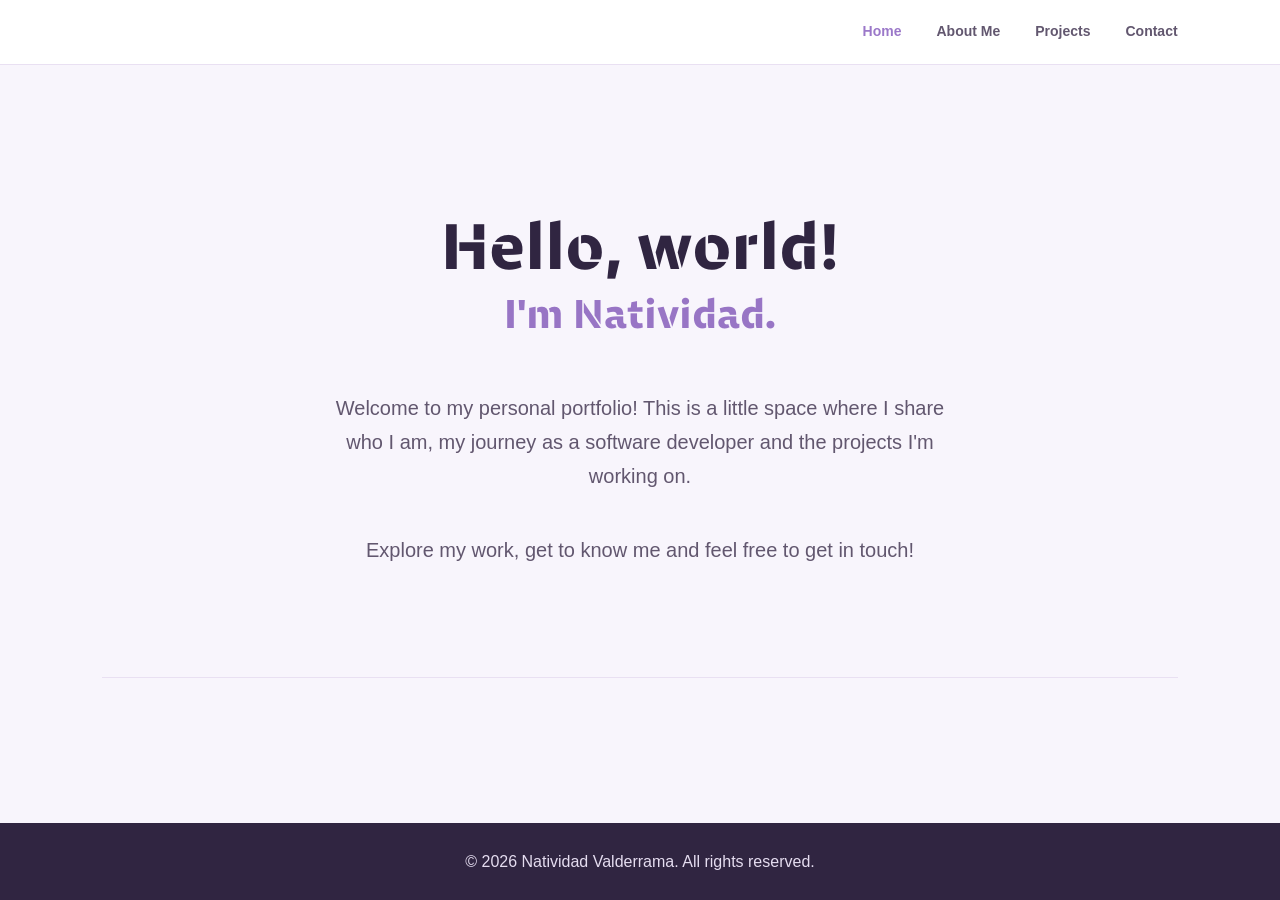
<file: index.html>
<!DOCTYPE html>
<html lang="en">

<head>
    <meta charset="UTF-8">
    <meta name="viewport" content="width=device-width, initial-scale=1.0">

    <title>Natividad | Software Developer</title>

    <link rel="stylesheet" href="styles.css">
</head>

<body>

    <!-- HEADER: navigation menu -->
    <header>

        <nav>
            <a href="index.html" id="actual">Home</a>
            <a href="about.html">About Me</a>
            <a href="projects.html">Projects</a>
            <a href="contact.html">Contact</a>
        </nav>

    </header>

    <!-- MAIN: main content -->
    <main>

         <!-- HOME SECTION -->
            <section id="home">

                <h1>Hello, world!</h1>

                <h2>I'm Natividad.</h2>

                <p>
                    Welcome to my personal portfolio!
                    This is a little space where I share who I am,
                    my journey as a software developer and the
                    projects I'm working on.
                </p>

                <p>
                    Explore my work, get to know me and feel free
                    to get in touch!
                </p>

            </section>

         
                   

    </main>

    <!-- FOOTER -->
    <footer>
        <p>
            © 2026 Natividad Valderrama.
            All rights reserved.
        </p>
    </footer>

</body>
</html>
</file>
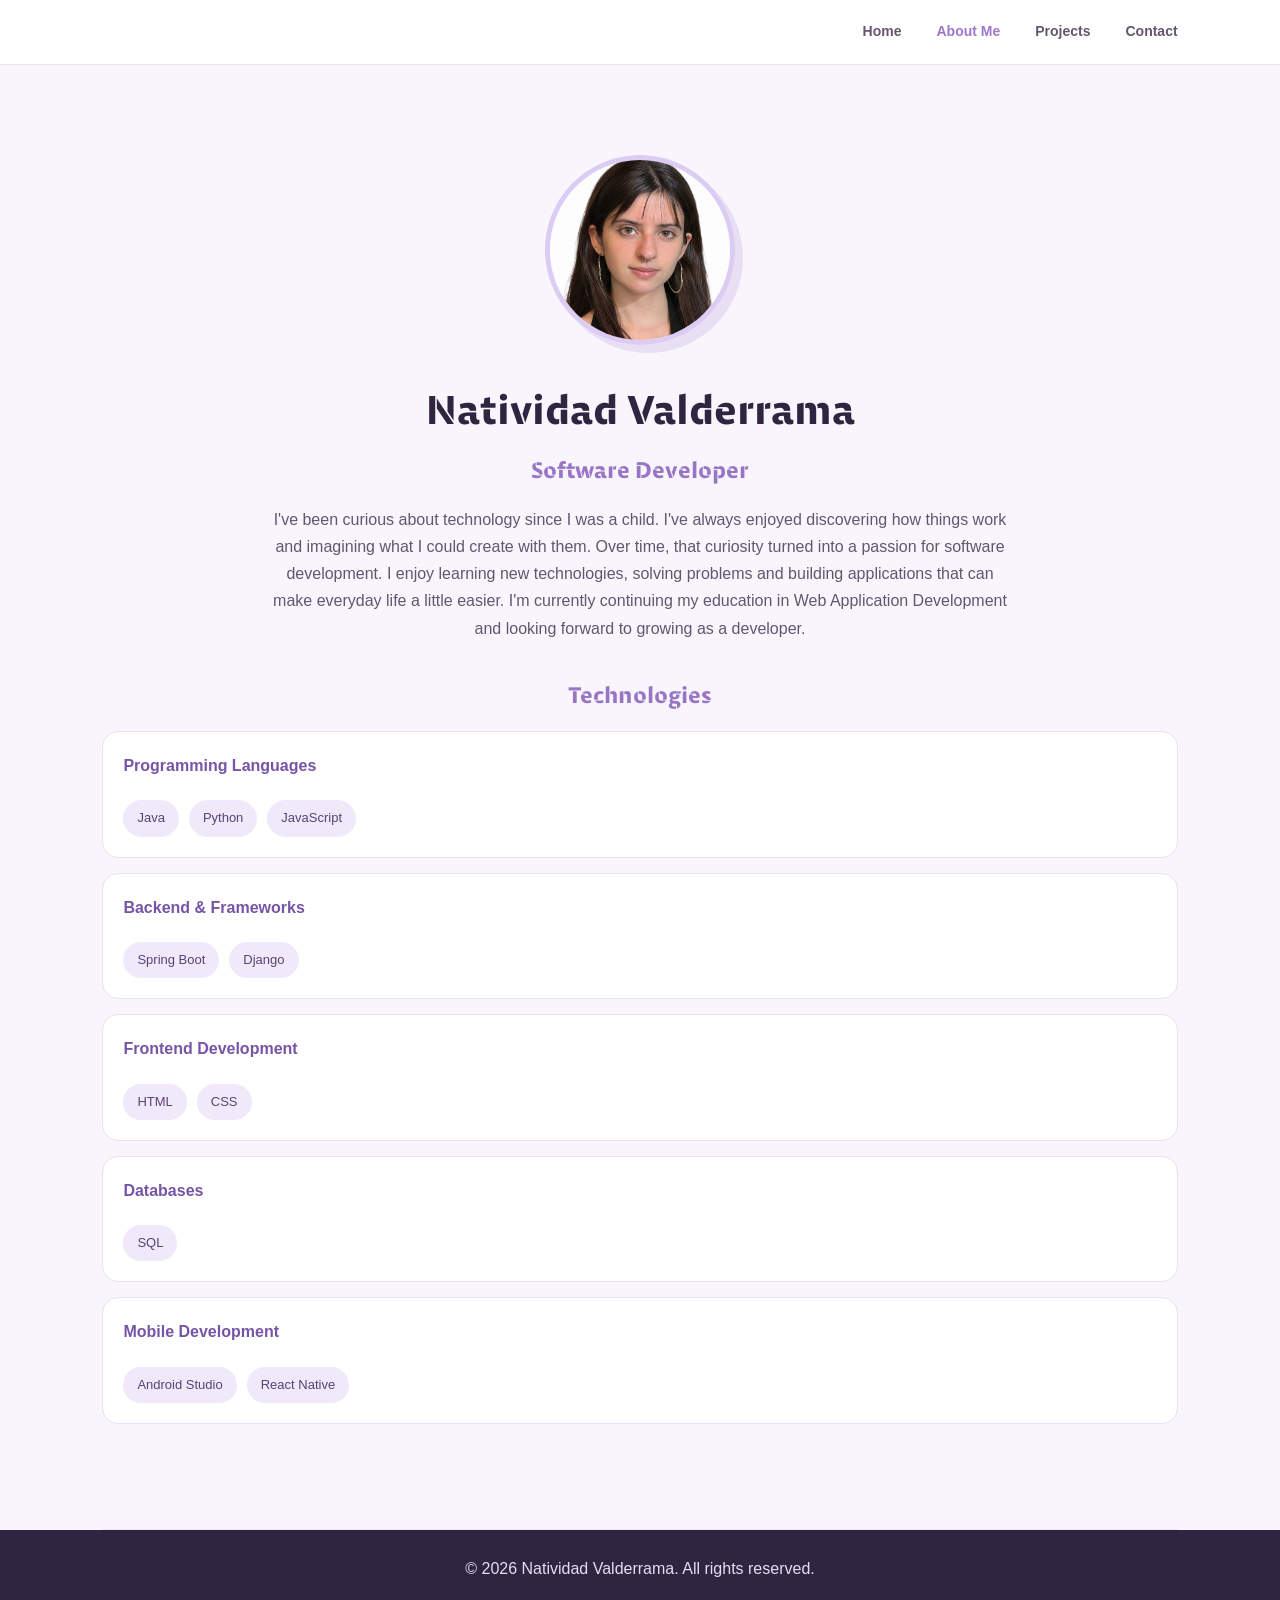
<file: about.html>
<!DOCTYPE html>
<html lang="en">

<head>
    <meta charset="UTF-8">
    <meta name="viewport" content="width=device-width, initial-scale=1.0">

    <title>Natividad | Software Developer</title>

    <link rel="stylesheet" href="styles.css">
</head>

<body>

    <!-- HEADER: navigation menu -->
    <header>

        <nav>
            <a href="index.html">Home</a>
            <a href="about.html" id="actual">About Me</a>
            <a href="projects.html">Projects</a>
            <a href="contact.html">Contact</a>
        </nav>

    </header>

    <!-- MAIN: main content -->
    <main>



            <!-- ABOUT ME SECTION -->
                <section id="about">

                    <img
                        src="images/image_original.png"
                        alt="Portrait of Natividad"
                    >

                    <h2>Natividad Valderrama</h2>

                    <h3>Software Developer</h3>

                    <p>
                        I've been curious about technology since I was a child.
                        I've always enjoyed discovering how things work and
                        imagining what I could create with them.

                        Over time, that curiosity turned into a passion
                        for software development.

                        I enjoy learning new technologies, solving problems
                        and building applications that can make everyday life
                        a little easier.

                        I'm currently continuing my education in Web
                        Application Development and looking forward to
                        growing as a developer.
                    </p>

                    <h3>Technologies</h3>

                    <!-- Programming languages -->
                    <div class="technology-category">

                        <h4>Programming Languages</h4>

                        <ul>
                            <li>Java</li>
                            <li>Python</li>
                            <li>JavaScript</li>
                        </ul>

                    </div>

                    <!-- Backend -->
                    <div class="technology-category">

                        <h4>Backend & Frameworks</h4>

                        <ul>
                            <li>Spring Boot</li>
                            <li>Django</li>
                        </ul>

                    </div>

                    <!-- Frontend -->
                    <div class="technology-category">

                        <h4>Frontend Development</h4>

                        <ul>
                            <li>HTML</li>
                            <li>CSS</li>
                        </ul>

                    </div>

                    <!-- Databases -->
                    <div class="technology-category">

                        <h4>Databases</h4>

                        <ul>
                            <li>SQL</li>
                        </ul>

                    </div>

                    <!-- Mobile -->
                    <div class="technology-category">

                        <h4>Mobile Development</h4>

                        <ul>
                            <li>Android Studio</li>
                            <li>React Native</li>
                        </ul>

                    </div>

                </section>



        

    </main>

    <!-- FOOTER -->
    <footer>
        <p>
            © 2026 Natividad Valderrama.
            All rights reserved.
        </p>
    </footer>

</body>
</html>
</file>
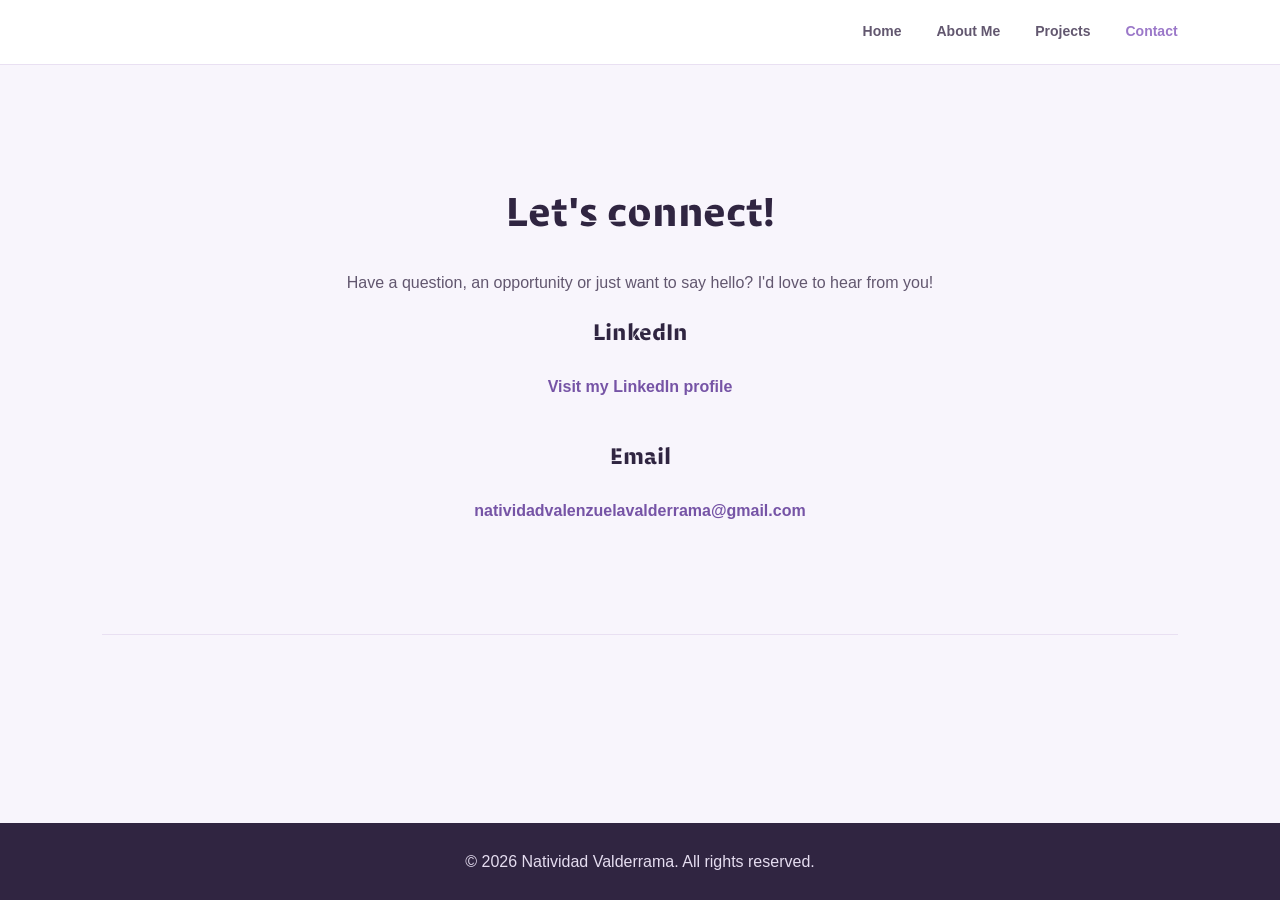
<file: contact.html>
<!DOCTYPE html>
<html lang="en">

<head>
    <meta charset="UTF-8">
    <meta name="viewport" content="width=device-width, initial-scale=1.0">

    <title>Natividad | Software Developer</title>

    <link rel="stylesheet" href="styles.css">
</head>

<body>

    <!-- HEADER: navigation menu -->
    <header>

        <nav>
            <a href="index.html">Home</a>
            <a href="about.html">About Me</a>
            <a href="projects.html">Projects</a>
            <a href="contact.html" id="actual">Contact</a>
        </nav>

    </header>

    <!-- MAIN: main content -->
    <main>




        <!-- CONTACT SECTION -->
                <section id="contact">

                    <h2>Let's connect!</h2>

                    <p>
                        Have a question, an opportunity or just want
                        to say hello? I'd love to hear from you!
                    </p>

                    <h3>LinkedIn</h3>

                    <a
                        href="https://www.linkedin.com/in/natividad-valenzuela-valderrama-developer/"
                        target="_blank"
                        rel="noopener noreferrer"
                    >
                        Visit my LinkedIn profile
                    </a>

                    <h3>Email</h3>

                    <a href="mailto:natividadvalenzuelavalderrama@gmail.com">
                        natividadvalenzuelavalderrama@gmail.com
                    </a>

                </section>

    </main>

    <!-- FOOTER -->
    <footer>
        <p>
            © 2026 Natividad Valderrama.
            All rights reserved.
        </p>
    </footer>

</body>
</html>
</file>
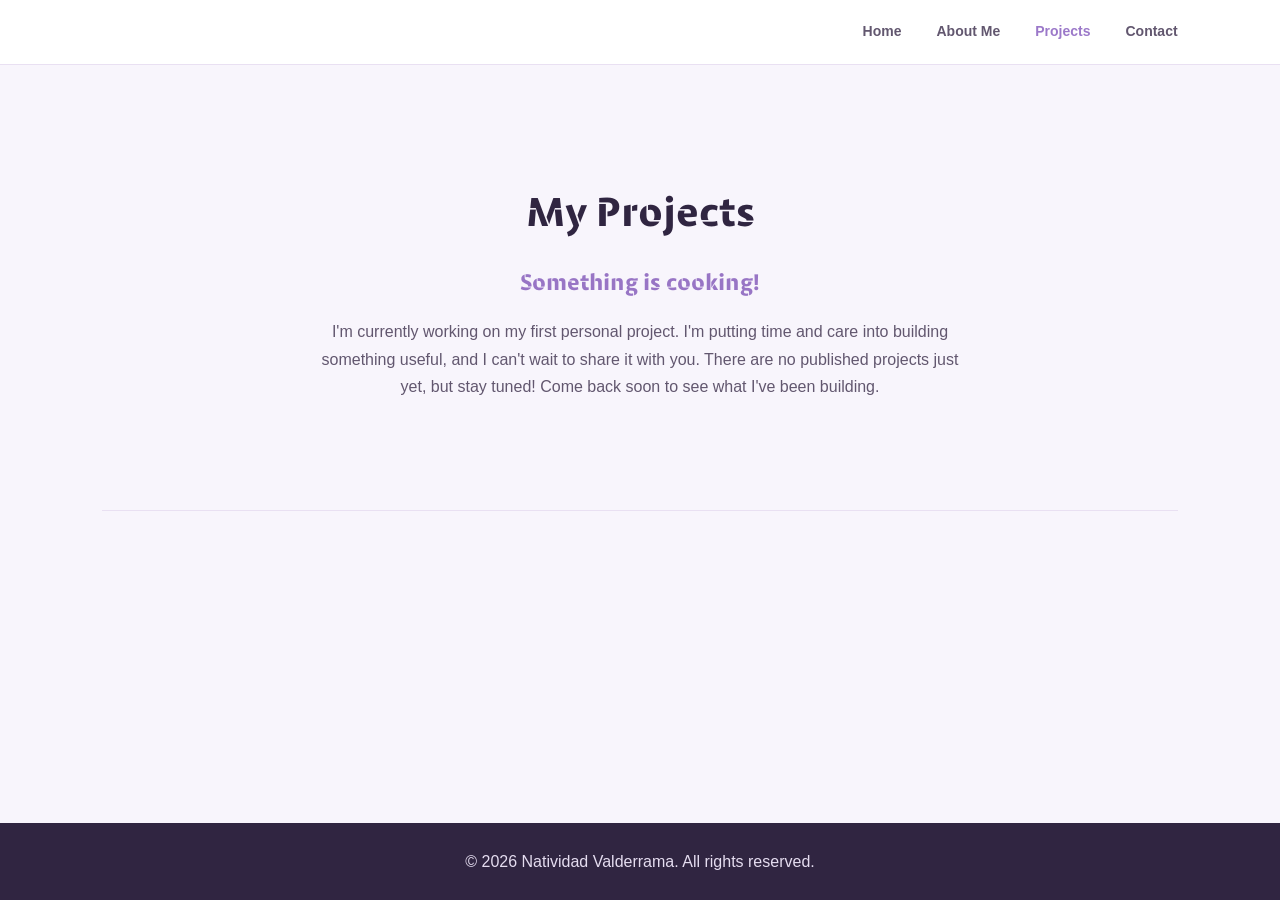
<file: projects.html>
<!DOCTYPE html>
<html lang="en">

<head>
    <meta charset="UTF-8">
    <meta name="viewport" content="width=device-width, initial-scale=1.0">

    <title>Natividad | Software Developer</title>

    <link rel="stylesheet" href="styles.css">
</head>

<body>

    <!-- HEADER: navigation menu -->
    <header>

        <nav>
            <a href="index.html">Home</a>
            <a href="about.html">About Me</a>
            <a href="projects.html" id="actual">Projects</a>
            <a href="contact.html">Contact</a>
        </nav>

    </header>

    <!-- MAIN: main content -->
    <main>

 

        <!-- PROJECTS SECTION -->
                <section id="projects">

                    <h2>My Projects</h2>

                    <h3>Something is cooking!</h3>

                    <p>
                        I'm currently working on my first personal project.

                        I'm putting time and care into building something
                        useful, and I can't wait to share it with you.

                        There are no published projects just yet,
                        but stay tuned!

                        Come back soon to see what I've been building.
                    </p>

                </section>

       

    </main>

    <!-- FOOTER -->
    <footer>
        <p>
            © 2026 Natividad Valderrama.
            All rights reserved.
        </p>
    </footer>

</body>
</html>
</file>
<file: styles.css>
/* =====================================
   1. CUSTOM FONTS
===================================== */

@font-face {
    font-family: 'Bespoke Stencil';
    src: url('./fonts/BespokeStencil-Regular.woff2') format('woff2');
    font-weight: 400;
    font-style: normal;
}

@font-face {
    font-family: 'Bespoke Stencil';
    src: url('./fonts/BespokeStencil-Medium.woff2') format('woff2');
    font-weight: 500;
    font-style: normal;
}

@font-face {
    font-family: 'Bespoke Stencil';
    src: url('./fonts/BespokeStencil-Bold.woff2') format('woff2');
    font-weight: 700;
    font-style: normal;
}


/* =====================================
   2. GENERAL SETTINGS
===================================== */

* {
    box-sizing: border-box;
}

html {
    scroll-behavior: smooth;
}

body {
    margin: 0;
    min-height: 100vh;

    display: flex;
    flex-direction: column;

    background-color: #F8F5FC;
    color: #302541;
    font-family: Arial, sans-serif;
    font-size: 16px;
    line-height: 1.7;
}

h1, h2, h3 {
    font-family: 'Bespoke Stencil', sans-serif;
    font-weight: 700;
    line-height: 1.2;
}

h1 {
    font-size: 3.5rem;
}

h2 {
    font-size: 2.5rem;
}

h3 {
    font-size: 1.4rem;
}

p {
    color: #62576F;
}


/* =====================================
   3. HEADER AND NAVIGATION
===================================== */

header {
    background-color: #FFFFFF;
    padding: 20px 8%;
    border-bottom: 1px solid #E9E0F2;
}

nav {
    display: flex;
    justify-content: flex-end;
    align-items: center;
    gap: 35px;
}

nav a {
    color: #62576F;
    text-decoration: none;
    font-size: 14px;
    font-weight: bold;
    transition: color 0.3s ease;
}

nav a:hover {
    color: #9B78C9;
}

nav a#actual {
    color: #9B78C9;
}


/* =====================================
   4. MAIN SECTIONS
===================================== */

main {
    width: 84%;
    max-width: 1100px;
    margin: 0 auto;
    flex: 1;
}

section {
    padding: 90px 0;
    border-bottom: 1px solid #E9E0F2;
}


/* =====================================
   5. HOME
===================================== */

#home {
    min-height: 500px;
    display: flex;
    flex-direction: column;
    justify-content: center;
    align-items: center;
    text-align: center;
}

#home h1 {
    color: #302541;
    font-size: 64px;
    margin-bottom: 5px;
}

#home h2 {
    color: #9875C5;
    font-size: 40px;
    margin-top: 0;
}
#home p {
    max-width: 650px;
    font-size: 20px;
}


/* =====================================
   6. ABOUT ME
===================================== */

#about {
    text-align: center;
}

#about img {
    width: 190px;
    height: 190px;
    border-radius: 50%;
    object-fit: cover;
    border: 5px solid #DCCBF2;
    box-shadow: 8px 8px 0 #E9DFF5;
}

#about h2 {
    margin-bottom: 5px;
}

#about h3 {
    color: #9875C5;
}

#about > p {
    max-width: 750px;
    margin: 20px auto 40px;
}


/* =====================================
   7. TECHNOLOGIES
===================================== */

.technology-category {
    background-color: #FFFFFF;
    border: 1px solid #E9E0F2;
    border-radius: 16px;
    padding: 20px;
    margin: 15px 0;
    text-align: left;
    transition: transform 0.3s ease;
}

.technology-category:hover {
    transform: translateY(-4px);
}

.technology-category h4 {
    color: #7654A6;
    margin-top: 0;
}

.technology-category ul {
    display: flex;
    flex-wrap: wrap;
    gap: 10px;
    padding: 0;
    margin-bottom: 0;
    list-style: none;
}

.technology-category li {
    background-color: #F0E9F9;
    color: #594276;
    padding: 7px 14px;
    border-radius: 20px;
    font-size: 13px;
}


/* =====================================
   8. PROJECTS
===================================== */

#projects {
    text-align: center;
}

#projects h3 {
    color: #9875C5;
}

#projects p {
    max-width: 650px;
    margin: 20px auto;
}


/* =====================================
   9. CONTACT
===================================== */

#contact {
    text-align: center;
}

#contact a {
    display: inline-block;
    color: #7654A6;
    text-decoration: none;
    font-weight: bold;
    margin: 5px 0 20px;
    transition: color 0.3s ease;
}

#contact a:hover {
    color: #B18BD9;
}


/* =====================================
   10. FOOTER
===================================== */

footer {
    background-color: #302541;
    color: #FFFFFF;
    text-align: center;
    padding: 25px 15px;
}

footer p {
    color: #E5DDF0;
    font-size: 16px;
    margin: 0;
}


/* =====================================
   11. RESPONSIVE DESIGN
===================================== */

@media (max-width: 600px) {

    header {
        padding: 18px 5%;
    }

    nav {
        justify-content: center;
        gap: 15px;
        flex-wrap: wrap;
    }

    nav a {
        font-size: 12px;
    }

    main {
        width: 90%;
    }

    section {
        padding: 60px 0;
    }

    h1 {
        font-size: 2.5rem;
    }

    h2 {
        font-size: 2rem;
    }

    #about img {
        width: 150px;
        height: 150px;
    }
}
</file>
